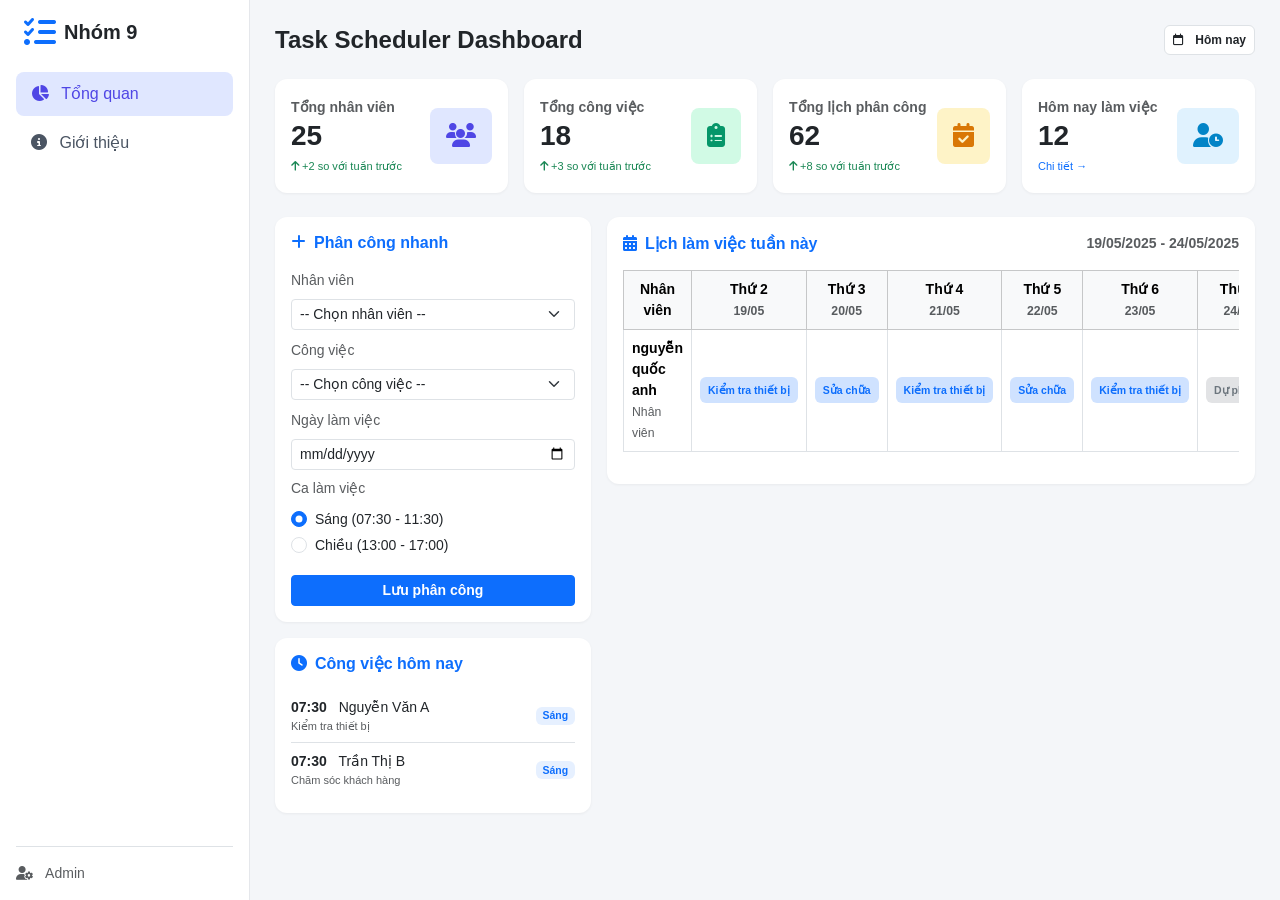
<file: app/templates/index.html>
<!DOCTYPE html>
<html lang="vi">
<head>
    <meta charset="UTF-8">
    <meta name="viewport" content="width=device-width, initial-scale=1.0">
    <title>Employee Task Scheduler</title>

    <!-- Bootstrap 5 CDN (Tải giao diện chuẩn từ Server ngoài) -->
    <link href="https://cdn.jsdelivr.net/npm/bootstrap@5.3.0/dist/css/bootstrap.min.css" rel="stylesheet">
    <!-- FontAwesome Icons -->
    <link rel="stylesheet" href="https://cdnjs.cloudflare.com/ajax/libs/font-awesome/6.4.0/css/all.min.css">

    <!-- CSS TRỰC TIẾP (TRÁNH LỖI KHÔNG TÌM THẤY FILE STATIC TRÊN FLASK) -->
    <style>
        body {
            background-color: #f4f6f9;
            font-family: 'Segoe UI', Tahoma, Geneva, Verdana, sans-serif;
        }
        .sidebar {
            width: 250px;
            position: fixed;
            top: 0;
            left: 0;
            height: 100vh;
            background: #ffffff;
            border-right: 1px solid #e5e7eb;
            z-index: 100;
        }
        .main-content {
            margin-left: 250px;
            padding: 25px;
        }
        .nav-link {
            color: #4b5563;
            font-weight: 500;
            border-radius: 8px;
            padding: 10px 15px;
            margin-bottom: 5px;
        }
        .nav-link.active, .nav-link:hover {
            background-color: #e0e7ff;
            color: #4f46e5;
        }
        .card {
            border: none;
            border-radius: 12px;
            box-shadow: 0 1px 3px rgba(0,0,0,0.05);
        }
        .bg-opacity-light-primary { background-color: #e0e7ff; color: #4f46e5; }
        .bg-opacity-light-success { background-color: #d1fae5; color: #059669; }
        .bg-opacity-light-warning { background-color: #fef3c7; color: #d97706; }
        .bg-opacity-light-info { background-color: #e0f2fe; color: #0284c7; }
        .extra-small { font-size: 11px; }
    </style>
</head>
<body>

    <!-- SIDEBAR BÊN TRÁI -->
    <div class="sidebar p-3 d-flex flex-column">
        <div class="d-flex align-items-center gap-2 mb-4 px-2">
            <i class="fa-solid fa-list-check text-primary fa-2x"></i>
            <h5 class="fw-bold m-0 text-dark">Nhóm 9</h5>
        </div>
        
        <ul class="nav flex-column mb-auto">
            <li class="nav-item">
                <a href="/" class="nav-link active"><i class="fa-solid fa-chart-pie me-2"></i> Tổng quan</a>
            </li>
            <li class="nav-item">
                <a href="/about" class="nav-link"><i class="fa-solid fa-circle-info me-2"></i> Giới thiệu</a>
            </li>
        </ul>

        <div class="pt-3 border-top text-muted small">
            <i class="fa-solid fa-user-gear me-2"></i> Admin
        </div>
    </div>

    <!-- MAIN CONTENT BÊN PHẢI -->
    <div class="main-content">
        <!-- TOPBAR -->
        <div class="d-flex justify-content-between align-items-center mb-4">
            <h4 class="fw-bold m-0">Task Scheduler Dashboard</h4>
            <span class="badge bg-white text-dark border p-2"><i class="fa-regular fa-calendar me-2"></i> Hôm nay</span>
        </div>

        <!-- 4 KHỐI THỐNG KÊ (TOP CARDS) -->
        <div class="row g-3 mb-4">
            <div class="col-md-3">
                <div class="card p-3">
                    <div class="d-flex align-items-center justify-content-between">
                        <div>
                            <small class="text-muted fw-semibold">Tổng nhân viên</small>
                            <h3 class="fw-bold mb-0">25</h3>
                            <small class="text-success extra-small"><i class="fa-solid fa-arrow-up"></i> +2 so với tuần trước</small>
                        </div>
                        <div class="bg-opacity-light-primary p-3 rounded-3">
                            <i class="fa-solid fa-users fa-xl"></i>
                        </div>
                    </div>
                </div>
            </div>

            <div class="col-md-3">
                <div class="card p-3">
                    <div class="d-flex align-items-center justify-content-between">
                        <div>
                            <small class="text-muted fw-semibold">Tổng công việc</small>
                            <h3 class="fw-bold mb-0">18</h3>
                            <small class="text-success extra-small"><i class="fa-solid fa-arrow-up"></i> +3 so với tuần trước</small>
                        </div>
                        <div class="bg-opacity-light-success p-3 rounded-3">
                            <i class="fa-solid fa-clipboard-list fa-xl"></i>
                        </div>
                    </div>
                </div>
            </div>

            <div class="col-md-3">
                <div class="card p-3">
                    <div class="d-flex align-items-center justify-content-between">
                        <div>
                            <small class="text-muted fw-semibold">Tổng lịch phân công</small>
                            <h3 class="fw-bold mb-0">62</h3>
                            <small class="text-success extra-small"><i class="fa-solid fa-arrow-up"></i> +8 so với tuần trước</small>
                        </div>
                        <div class="bg-opacity-light-warning p-3 rounded-3">
                            <i class="fa-solid fa-calendar-check fa-xl"></i>
                        </div>
                    </div>
                </div>
            </div>

            <div class="col-md-3">
                <div class="card p-3">
                    <div class="d-flex align-items-center justify-content-between">
                        <div>
                            <small class="text-muted fw-semibold">Hôm nay làm việc</small>
                            <h3 class="fw-bold mb-0">12</h3>
                            <a href="#" class="extra-small text-primary text-decoration-none">Chi tiết &rarr;</a>
                        </div>
                        <div class="bg-opacity-light-info p-3 rounded-3">
                            <i class="fa-solid fa-user-clock fa-xl"></i>
                        </div>
                    </div>
                </div>
            </div>
        </div>

        <!-- BỐ CỤC 2 CỘT NỘI DUNG -->
        <div class="row g-3">
            <!-- CỘT TRÁI: FORM PHÂN CÔNG & DANH SÁCH -->
            <div class="col-lg-4">
                <div class="card p-3 mb-3">
                    <h6 class="fw-bold text-primary mb-3"><i class="fa-solid fa-plus me-2"></i>Phân công nhanh</h6>
                    <form>
                        <div class="mb-2">
                            <label class="form-label small text-muted">Nhân viên</label>
                            <select class="form-select form-select-sm">
                                <option>-- Chọn nhân viên --</option>
                            </select>
                        </div>
                        <div class="mb-2">
                            <label class="form-label small text-muted">Công việc</label>
                            <select class="form-select form-select-sm">
                                <option>-- Chọn công việc --</option>
                            </select>
                        </div>
                        <div class="mb-2">
                            <label class="form-label small text-muted">Ngày làm việc</label>
                            <input type="date" class="form-control form-control-sm">
                        </div>
                        <div class="mb-3">
                            <label class="form-label small text-muted d-block">Ca làm việc</label>
                            <div class="form-check form-check-inline">
                                <input class="form-check-input" type="radio" name="ca" id="ca1" checked>
                                <label class="form-check-label small" for="ca1">Sáng (07:30 - 11:30)</label>
                            </div>
                            <div class="form-check form-check-inline">
                                <input class="form-check-input" type="radio" name="ca" id="ca2">
                                <label class="form-check-label small" for="ca2">Chiều (13:00 - 17:00)</label>
                            </div>
                        </div>
                        <button type="button" class="btn btn-primary btn-sm w-100 fw-bold">Lưu phân công</button>
                    </form>
                </div>

                <div class="card p-3">
                    <h6 class="fw-bold text-primary mb-3"><i class="fa-solid fa-clock me-2"></i>Công việc hôm nay</h6>
                    <div class="list-group list-group-flush small">
                        <div class="list-group-item px-0 d-flex justify-content-between align-items-center">
                            <div>
                                <strong class="me-2">07:30</strong> Nguyễn Văn A
                                <div class="text-muted extra-small">Kiểm tra thiết bị</div>
                            </div>
                            <span class="badge bg-primary bg-opacity-10 text-primary">Sáng</span>
                        </div>
                        <div class="list-group-item px-0 d-flex justify-content-between align-items-center">
                            <div>
                                <strong class="me-2">07:30</strong> Trần Thị B
                                <div class="text-muted extra-small">Chăm sóc khách hàng</div>
                            </div>
                            <span class="badge bg-primary bg-opacity-10 text-primary">Sáng</span>
                        </div>
                    </div>
                </div>
            </div>

            <!-- CỘT PHẢI: BẢNG LỊCH LÀM VIỆC TUẦN -->
            <div class="col-lg-8">
                <div class="card p-3">
                    <div class="d-flex justify-content-between align-items-center mb-3">
                        <h6 class="fw-bold text-primary mb-0"><i class="fa-solid fa-calendar-days me-2"></i>Lịch làm việc tuần này</h6>
                        <span class="small fw-bold text-muted">19/05/2025 - 24/05/2025</span>
                    </div>

                    <div class="table-responsive">
                        <table class="table table-bordered align-middle text-center small">
                            <thead class="table-light">
                                <tr>
                                    <th>Nhân viên</th>
                                    <th>Thứ 2<br><small class="text-muted">19/05</small></th>
                                    <th>Thứ 3<br><small class="text-muted">20/05</small></th>
                                    <th>Thứ 4<br><small class="text-muted">21/05</small></th>
                                    <th>Thứ 5<br><small class="text-muted">22/05</small></th>
                                    <th>Thứ 6<br><small class="text-muted">23/05</small></th>
                                    <th>Thứ 7<br><small class="text-muted">24/05</small></th>
                                </tr>
                            </thead>
                            <tbody>
                                <tr>
                                    <td class="text-start fw-bold">nguyễn quốc anh<br><small class="text-muted fw-normal">Nhân viên</small></td>
                                    <td><span class="badge bg-primary-subtle text-primary p-2 w-100">Kiểm tra thiết bị</span></td>
                                    <td><span class="badge bg-primary-subtle text-primary p-2 w-100">Sửa chữa</span></td>
                                    <td><span class="badge bg-primary-subtle text-primary p-2 w-100">Kiểm tra thiết bị</span></td>
                                    <td><span class="badge bg-primary-subtle text-primary p-2 w-100">Sửa chữa</span></td>
                                    <td><span class="badge bg-primary-subtle text-primary p-2 w-100">Kiểm tra thiết bị</span></td>
                                    <td><span class="badge bg-secondary-subtle text-secondary p-2 w-100">Dự phòng</span></td>
                                </tr>
                            </tbody>
                        </table>
                    </div>
                </div>
            </div>
        </div>
    </div>

</body>
</html>
</file>
